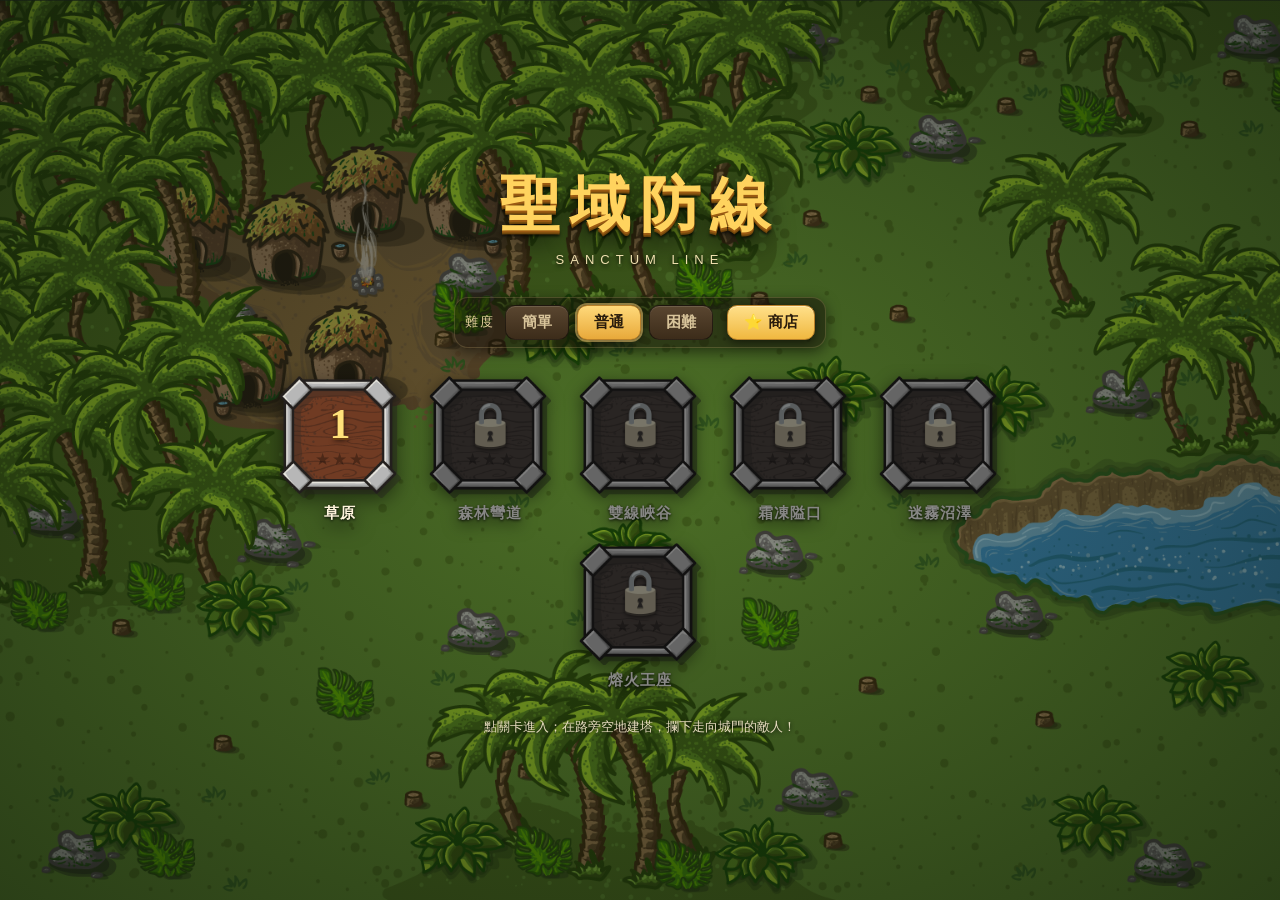
<file: index.html>
<!DOCTYPE html>
<html lang="zh-Hant">
<head>
<meta charset="UTF-8">
<meta name="viewport" content="width=device-width, initial-scale=1, maximum-scale=1, user-scalable=no, viewport-fit=cover">
<meta name="apple-mobile-web-app-capable" content="yes">
<meta name="apple-mobile-web-app-status-bar-style" content="black-translucent">
<title>聖域防線 Sanctum Line</title>
<link rel="stylesheet" href="style.css?v=6">
</head>
<body>
<div id="app">

  <!-- 關卡選擇 -->
  <div id="screen-select" class="screen">
    <div class="select-scroll">
      <h1>聖域防線</h1>
      <p class="subtitle">Sanctum Line</p>
      <div id="difficulty" class="difficulty">
        <span class="diff-label">難度</span>
        <button class="diff-btn" data-diff="easy">簡單</button>
        <button class="diff-btn" data-diff="normal">普通</button>
        <button class="diff-btn" data-diff="hard">困難</button>
        <button id="btn-shop" class="shop-open">⭐ 商店</button>
      </div>
      <div id="level-cards"></div>
      <p class="hint">點關卡進入；在路旁空地建塔，攔下走向城門的敵人！</p>
    </div>

    <!-- 星星商店 -->
    <div id="shop" class="shop-modal" hidden>
      <div class="shop-panel">
        <div class="shop-head">
          <span class="shop-title">⭐ 星星商店</span>
          <button id="shop-close" class="shop-close">✕</button>
        </div>
        <p class="shop-stars">可用星星 <b id="shop-avail">0</b> ★</p>
        <div id="shop-items"></div>
        <p class="shop-hint">破關獲得星星，永久強化每一場戰鬥（升級不影響關卡解鎖）</p>
      </div>
    </div>
  </div>

  <!-- 遊戲畫面 -->
  <div id="screen-game" class="screen" hidden>
    <div id="hud">
      <button id="btn-back" class="hud-btn">‹ 選關</button>
      <span class="hud-item">❤️ <b id="hud-lives">20</b></span>
      <span class="hud-item">💰 <b id="hud-gold">0</b></span>
      <span class="hud-item">🌊 <b id="hud-wave">0/0</b></span>
      <span class="hud-spacer"></span>
      <button id="btn-call" class="hud-btn call" hidden>提前召喚 +<span id="call-bonus">0</span>💰</button>
      <button id="btn-speed" class="hud-btn">1x</button>
      <button id="btn-sound" class="hud-btn">🔊</button>
      <button id="btn-pause" class="hud-btn">⏸</button>
    </div>
    <div id="canvas-wrap">
      <canvas id="game-canvas"></canvas>
      <div id="overlay"></div>
    </div>
  </div>

</div>
<script type="module" src="src/main.js"></script>
</body>
</html>
</file>
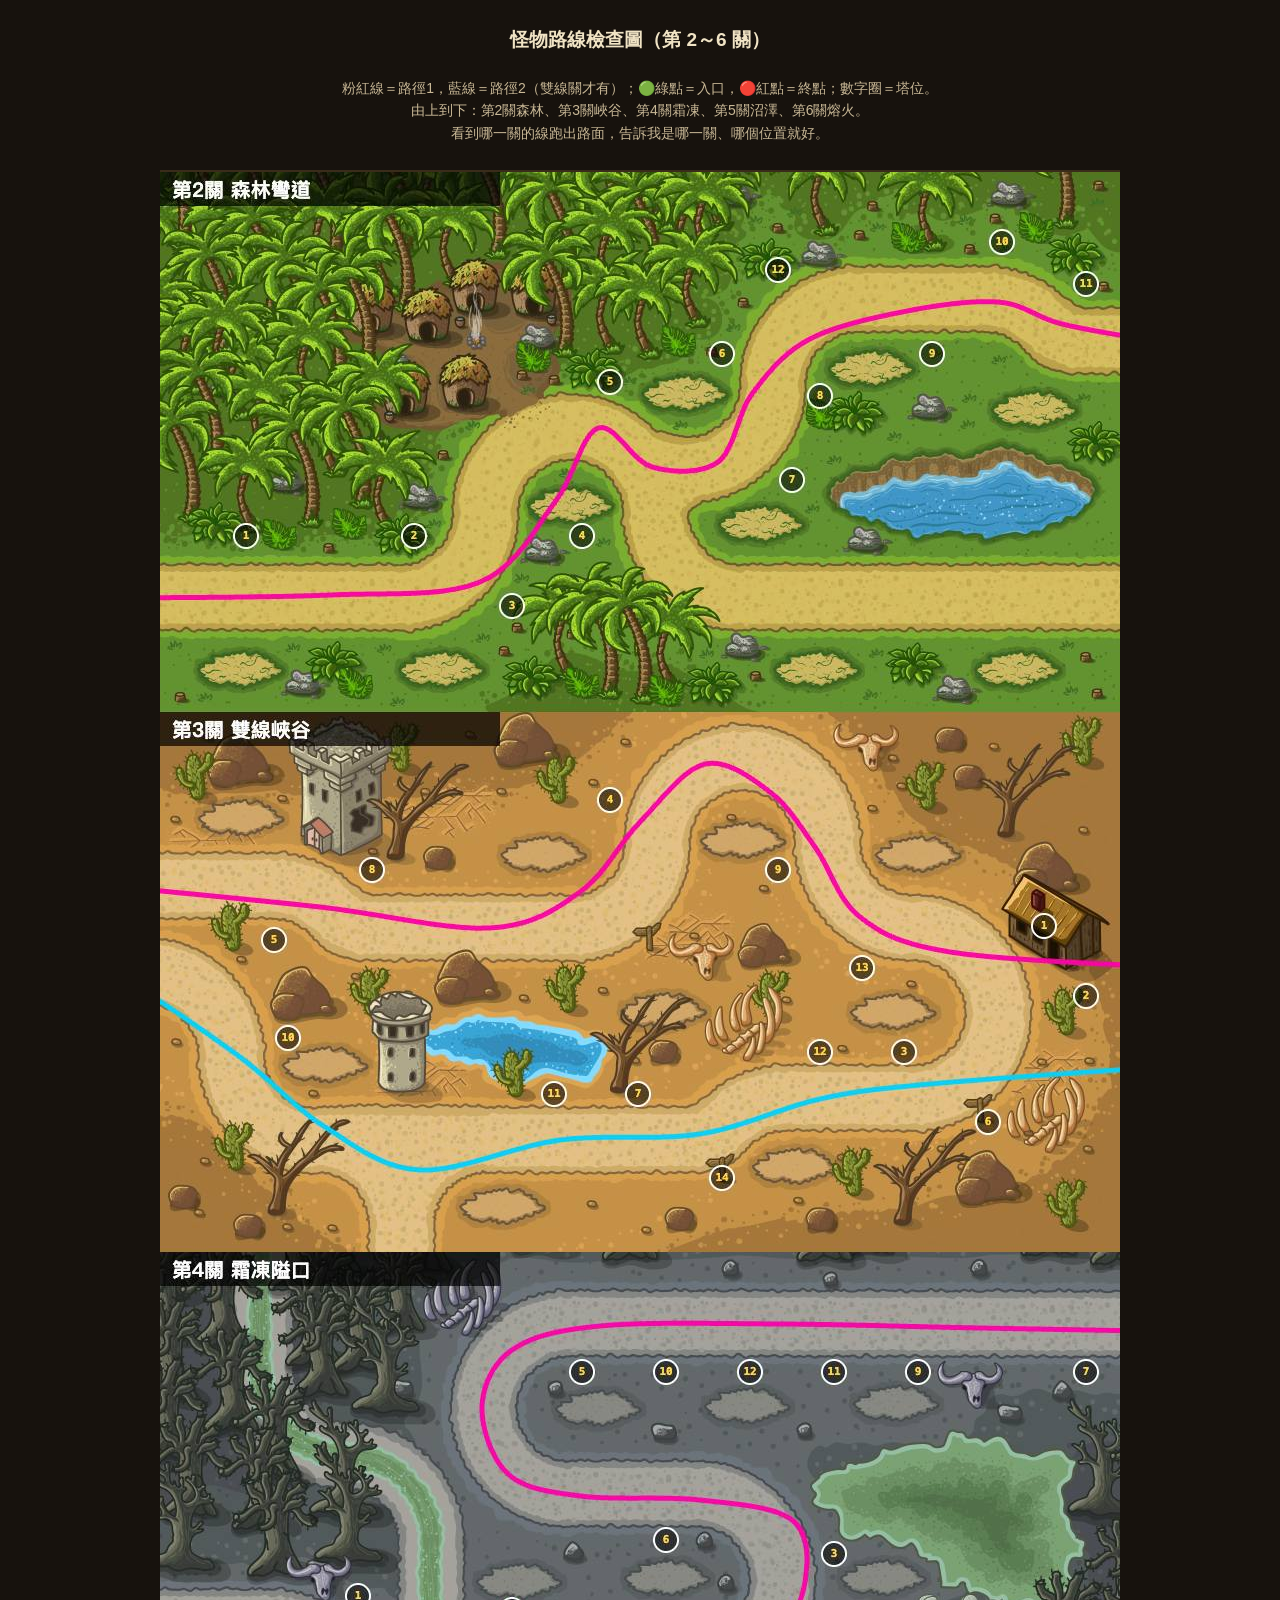
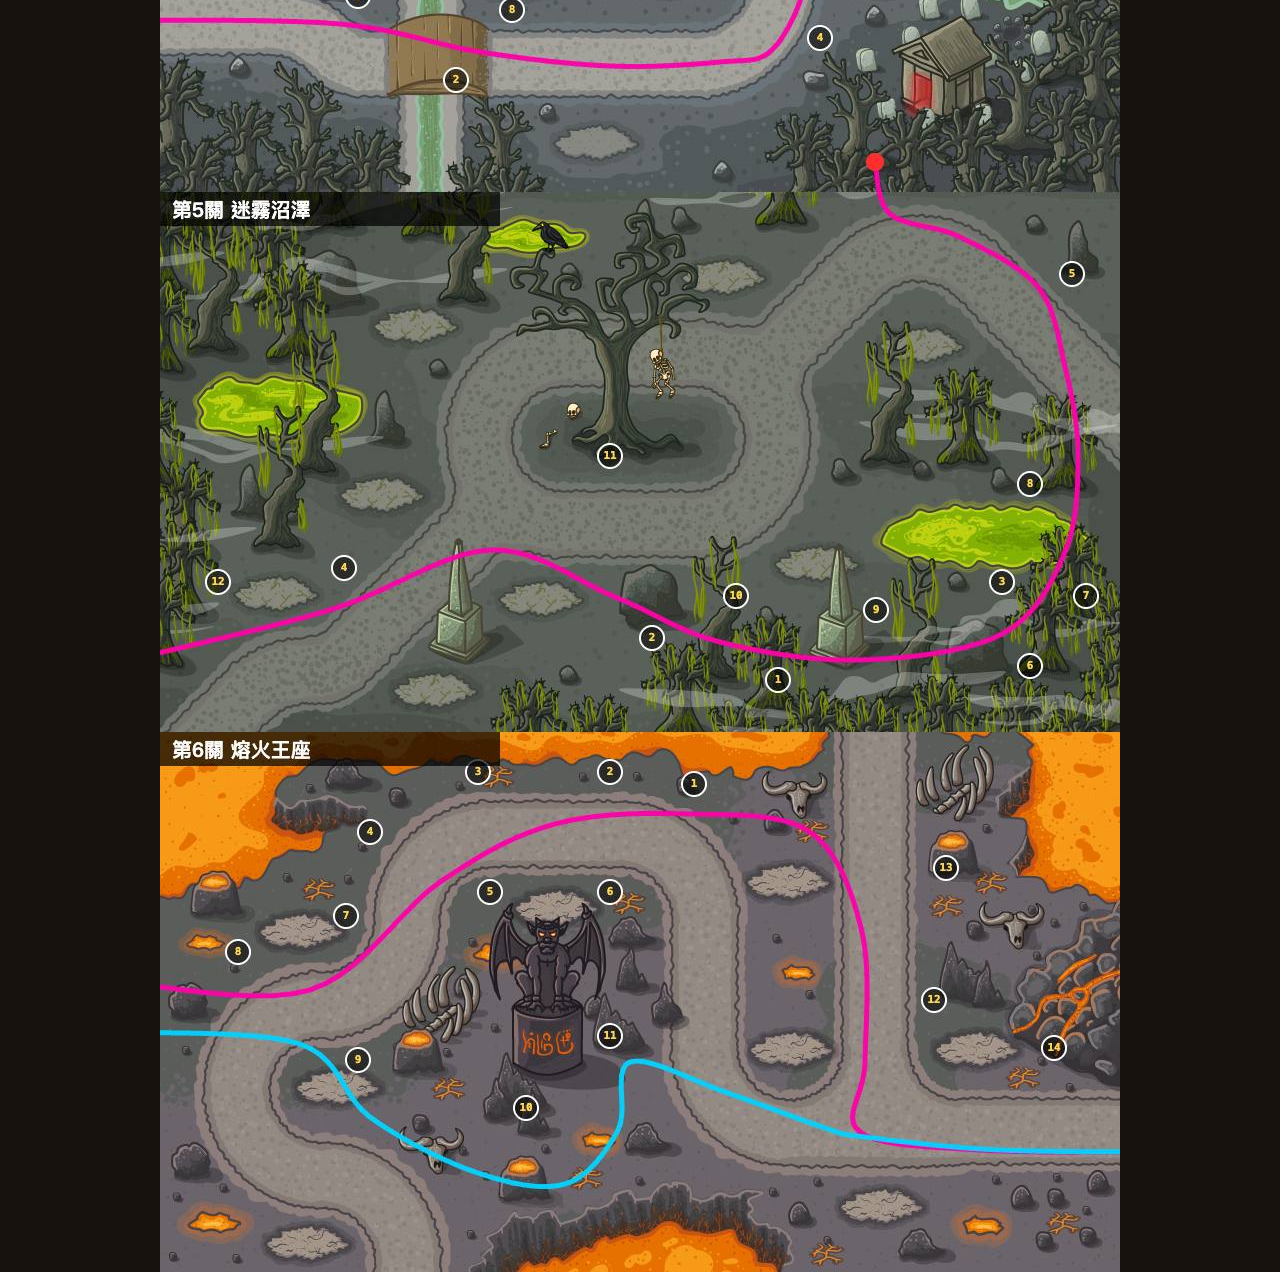
<file: paths.html>
<!DOCTYPE html>
<html lang="zh-Hant">
<head>
<meta charset="UTF-8">
<meta name="viewport" content="width=device-width, initial-scale=1">
<title>路線檢查圖</title>
<style>
  body{margin:0;background:#17120d;color:#f0e3c4;font-family:-apple-system,sans-serif;text-align:center}
  h1{font-size:19px;padding:14px 12px 4px}
  p{padding:6px 14px 12px;font-size:14px;line-height:1.6;color:#c9b896}
  img{width:100%;max-width:960px;display:block;margin:0 auto;border-top:2px solid #3a2c1a}
</style>
</head>
<body>
<h1>怪物路線檢查圖（第 2～6 關）</h1>
<p>粉紅線＝路徑1，藍線＝路徑2（雙線關才有）；🟢綠點＝入口，🔴紅點＝終點；數字圈＝塔位。<br>
由上到下：第2關森林、第3關峽谷、第4關霜凍、第5關沼澤、第6關熔火。<br>
看到哪一關的線跑出路面，告訴我是哪一關、哪個位置就好。</p>
<img src="paths_check.jpg?v=1" alt="路線檢查圖">
</body>
</html>
</file>
<file: style.css>
* { margin: 0; padding: 0; box-sizing: border-box; -webkit-tap-highlight-color: transparent; }

html, body {
  height: 100%;
  background: #141a26;
  color: #f0e6d2;
  font-family: -apple-system, "PingFang TC", "Noto Sans TC", sans-serif;
  overflow: hidden;
  touch-action: manipulation;
  user-select: none;
  -webkit-user-select: none;
}

#app { height: 100%; display: flex; flex-direction: column; }
.screen { height: 100%; display: flex; flex-direction: column; }
.screen[hidden] { display: none; }

/* ---------- 關卡選擇（手繪叢林背景 + 木質按鈕）---------- */
#screen-select {
  position: relative;
  align-items: center; justify-content: center; padding: 0;
  background: #2c3a26 url('assets/gui/levels/bg.png') center/cover no-repeat;
  overflow: auto;
}
#screen-select::before {
  content: ''; position: absolute; inset: 0;
  background: radial-gradient(ellipse at center, rgba(10,16,10,.25) 0%, rgba(8,14,8,.62) 100%);
  pointer-events: none;
}
.select-scroll {
  position: relative; z-index: 1;
  width: 100%; min-height: 100%;
  display: flex; flex-direction: column; align-items: center; justify-content: center;
  gap: 6px; padding: 28px 16px;
}

#screen-select h1 {
  font-family: Georgia, "Songti TC", serif;
  font-size: clamp(38px, 7.5vw, 60px);
  letter-spacing: 10px;
  color: #ffd35e;
  text-shadow:
    0 2px 0 #9a5a13, 0 3px 0 #7a4e0f, 0 4px 0 #6a420c,
    0 6px 3px rgba(0,0,0,.7), 0 12px 26px rgba(0,0,0,.7);
}
.subtitle {
  color: #f0e0b0; letter-spacing: 6px; font-size: 13px;
  margin-bottom: 24px; text-transform: uppercase;
  text-shadow: 0 2px 4px rgba(0,0,0,.8);
}

.difficulty {
  display: flex; align-items: center; gap: 8px; margin-bottom: 22px;
  padding: 7px 10px; border-radius: 14px;
  background: rgba(20,14,8,.5); border: 1px solid rgba(255,220,150,.18);
  box-shadow: 0 4px 14px rgba(0,0,0,.5);
}
.diff-label { color: #e8d3a0; font-size: 13px; letter-spacing: 2px; margin-right: 2px; }
.diff-btn {
  font: inherit; font-size: 15px; font-weight: 700; color: #d8c49a;
  padding: 7px 16px; border-radius: 10px; cursor: pointer;
  background: linear-gradient(#5a4630, #3c2c1a);
  border: 1px solid rgba(0,0,0,.5); box-shadow: inset 0 1px 0 rgba(255,255,255,.12);
  transition: transform .1s, filter .1s;
}
.diff-btn:active { transform: scale(.95); }
.diff-btn.on {
  color: #2a1c0c; background: linear-gradient(#ffd97a, #e8a93a);
  border-color: #b9802a; box-shadow: 0 0 0 2px rgba(255,210,120,.5), 0 3px 8px rgba(0,0,0,.5);
}

.shop-open {
  font: inherit; font-size: 15px; font-weight: 700; color: #2a1c0c;
  padding: 7px 16px; border-radius: 10px; cursor: pointer; margin-left: 6px;
  background: linear-gradient(#ffe08a, #f0b840);
  border: 1px solid #b9802a; box-shadow: inset 0 1px 0 rgba(255,255,255,.35), 0 3px 8px rgba(0,0,0,.5);
}
.shop-open:active { transform: scale(.95); }

.shop-modal {
  position: fixed; inset: 0; z-index: 50; display: flex; align-items: center; justify-content: center;
  background: rgba(0,0,0,.62); backdrop-filter: blur(2px);
}
/* hidden 屬性必須蓋過上面的 display:flex，否則商店關不掉 */
.shop-modal[hidden] { display: none !important; }
.shop-panel {
  width: min(440px, 90vw); padding: 22px;
  border-radius: 18px; color: #f0e3c4;
  background: linear-gradient(#3c2c1a, #2a1d10);
  border: 2px solid rgba(255,210,140,.35);
  box-shadow: 0 18px 50px rgba(0,0,0,.7), inset 0 1px 0 rgba(255,255,255,.1);
}
.shop-head { display: flex; align-items: center; justify-content: space-between; margin-bottom: 4px; }
.shop-title { font-size: 22px; font-weight: 800; color: #ffd97a; text-shadow: 0 2px 4px rgba(0,0,0,.6); }
.shop-close {
  width: 34px; height: 34px; border-radius: 9px; cursor: pointer; font-size: 18px; color: #f0e3c4;
  background: rgba(0,0,0,.3); border: 1px solid rgba(255,255,255,.15);
}
.shop-stars { font-size: 15px; margin: 4px 0 16px; color: #e8d3a0; }
.shop-stars b { color: #ffd97a; font-size: 19px; }
.shop-item {
  display: flex; align-items: center; gap: 12px; padding: 12px;
  border-radius: 12px; margin-bottom: 10px;
  background: rgba(0,0,0,.28); border: 1px solid rgba(255,255,255,.08);
}
.shop-ic { font-size: 26px; width: 36px; text-align: center; }
.shop-info { flex: 1; min-width: 0; }
.shop-name { font-size: 16px; font-weight: 700; color: #ffe9c0; }
.shop-eff { font-size: 12px; font-weight: 400; color: #b9a888; }
.shop-pips { display: flex; gap: 5px; margin-top: 6px; }
.pip { width: 22px; height: 7px; border-radius: 4px; background: rgba(255,255,255,.16); }
.pip.on { background: linear-gradient(#ffe08a, #f0b840); box-shadow: 0 0 5px rgba(255,200,100,.6); }
.shop-buy {
  font: inherit; font-size: 15px; font-weight: 700; color: #2a1c0c; cursor: pointer;
  padding: 9px 14px; border-radius: 10px; white-space: nowrap;
  background: linear-gradient(#ffe08a, #f0b840); border: 1px solid #b9802a;
  box-shadow: inset 0 1px 0 rgba(255,255,255,.35);
}
.shop-buy:disabled { filter: grayscale(.8) brightness(.7); cursor: not-allowed; }
.shop-max { font-size: 13px; color: #8fcf6a; font-weight: 700; white-space: nowrap; }
.shop-hint { font-size: 12px; color: #9b8a70; margin-top: 6px; text-align: center; }

#level-cards { display: flex; gap: 20px; flex-wrap: wrap; justify-content: center; max-width: 760px; }
.level-card {
  width: 130px; cursor: pointer;
  display: flex; flex-direction: column; align-items: center; gap: 6px;
  transition: transform .12s;
  filter: drop-shadow(0 6px 10px rgba(0,0,0,.55));
}
.level-card .pad {
  width: 122px; height: 122px;
  background: url('assets/gui/levels/btton_empty.png') center/100% 100% no-repeat;
  display: flex; flex-direction: column; align-items: center; justify-content: center; gap: 4px;
}
.level-card:hover { transform: translateY(-4px) scale(1.03); }
.level-card:active { transform: scale(.95); }
.level-card.locked { filter: grayscale(.85) brightness(.55) drop-shadow(0 4px 8px rgba(0,0,0,.5)); cursor: default; }
.level-card.locked:hover { transform: none; }
.level-card .num {
  font-family: Georgia, serif;
  font-size: 42px; font-weight: 800; color: #ffe27a; line-height: 1;
  text-shadow: 0 2px 0 #6a3d10, 0 3px 4px rgba(0,0,0,.6);
}
.level-card .stars { font-size: 17px; letter-spacing: 2px; color: #ffd35e; text-shadow: 0 0 8px rgba(255,211,94,.7), 0 1px 2px rgba(0,0,0,.8); }
.level-card .stars .off { color: rgba(0,0,0,.32); text-shadow: none; }
.level-card .name {
  font-size: 15px; letter-spacing: 1px; color: #fff4dd; font-weight: 600;
  text-shadow: 0 1px 3px rgba(0,0,0,.9);
}

.hint { color: #e8dcc0; font-size: 13px; margin-top: 22px; text-align: center; text-shadow: 0 1px 4px rgba(0,0,0,.9); }

/* ---------- HUD（深木橫條 + 羊皮籌碼）---------- */
#hud {
  display: flex; align-items: center; gap: 8px;
  padding: calc(6px + env(safe-area-inset-top)) 12px 7px;
  background:
    linear-gradient(rgba(255,255,255,.05), rgba(0,0,0,.25)),
    linear-gradient(#3d2c1c, #2a1d12);
  border-bottom: 2px solid #c79a3b;
  box-shadow: 0 3px 10px rgba(0,0,0,.5);
  font-size: 15px;
  flex-wrap: wrap;
}
.hud-item {
  background: rgba(0,0,0,.32);
  border: 1px solid rgba(255,211,94,.35);
  border-radius: 20px;
  padding: 3px 12px;
}
.hud-item b { color: #ffd35e; }
.hud-spacer { flex: 1; }
.hud-btn {
  background: linear-gradient(#8a6a3a, #6a4d26);
  color: #ffe9b0;
  border: 1.5px solid #c79a3b;
  border-radius: 9px;
  padding: 5px 13px;
  font-size: 14px; font-weight: 600;
  cursor: pointer;
  box-shadow: inset 0 1px 0 rgba(255,255,255,.25), 0 2px 5px rgba(0,0,0,.45);
}
.hud-btn:active { transform: translateY(1px); box-shadow: inset 0 1px 3px rgba(0,0,0,.4); }
.hud-btn.call {
  background: linear-gradient(#c79a3b, #97701f);
  color: #2a1d0a;
  animation: callPulse 1.1s ease-in-out infinite;
}
@keyframes callPulse {
  0%, 100% { box-shadow: 0 0 0 0 rgba(255,211,94,.55); }
  50% { box-shadow: 0 0 0 7px rgba(255,211,94,0); }
}

/* ---------- 遊戲畫布 ---------- */
#canvas-wrap {
  position: relative; flex: 1;
  display: flex; align-items: center; justify-content: center;
  overflow: hidden;
  background: radial-gradient(ellipse at center, #1d2840 0%, #101624 100%);
}
#game-canvas {
  display: block;
  border-radius: 8px;
  box-shadow: 0 0 0 3px #c79a3b, 0 0 0 5px #2a1d12, 0 14px 40px rgba(0,0,0,.6);
}
#overlay { position: absolute; inset: 0; pointer-events: none; }

/* ---------- 環形選單 ---------- */
.menu-btn {
  position: absolute; pointer-events: auto;
  width: 66px; height: 66px; margin: -33px 0 0 -33px;
  border-radius: 50%;
  border: 2px solid #ffd35e;
  background:
    radial-gradient(circle at 32% 26%, rgba(255,255,255,.28), rgba(255,255,255,0) 48%),
    linear-gradient(#8a6a3a, #5e3d22);
  color: #fff4dd;
  font-size: 10.5px; line-height: 1.25; font-weight: 600;
  cursor: pointer;
  display: flex; flex-direction: column; align-items: center; justify-content: center;
  box-shadow: inset 0 0 0 2px rgba(0,0,0,.3), 0 4px 12px rgba(0,0,0,.55);
  animation: menuPop .14s ease-out;
}
@keyframes menuPop {
  from { transform: scale(.5); opacity: 0; }
  to { transform: scale(1); opacity: 1; }
}
.menu-btn .icon { font-size: 21px; text-shadow: 0 2px 3px rgba(0,0,0,.5); }
.menu-btn .cost { color: #ffd35e; font-weight: 800; }
.menu-btn:disabled { filter: grayscale(.85) brightness(.65); }
.menu-btn.sell { border-color: #e0826e; }

/* ---------- 橫幅與結算 ---------- */
#banner {
  position: absolute; left: 50%; top: 16%; transform: translateX(-50%);
  background:
    linear-gradient(rgba(255,255,255,.06), rgba(0,0,0,.2)),
    linear-gradient(#3d2c1c, #2a1d12);
  border: 1.5px solid #c79a3b;
  border-radius: 10px;
  padding: 9px 26px; font-size: 17px; letter-spacing: 1px;
  box-shadow: 0 6px 18px rgba(0,0,0,.55);
  pointer-events: none;
  transition: opacity .4s; opacity: 0; white-space: nowrap;
}

.endcard {
  position: absolute; inset: 0;
  display: flex; flex-direction: column;
  align-items: center; justify-content: center; gap: 14px;
  background: rgba(8,11,18,.78);
  pointer-events: auto;
  animation: fadeIn .3s ease-out;
}
@keyframes fadeIn { from { opacity: 0; } to { opacity: 1; } }
.endcard .panel {
  display: flex; flex-direction: column; align-items: center; gap: 14px;
  padding: 30px 46px;
  background:
    linear-gradient(rgba(255,255,255,.05), rgba(0,0,0,.16)),
    linear-gradient(#4a3623, #332415);
  border: 2.5px solid #c79a3b;
  border-radius: 16px;
  box-shadow: inset 0 0 0 3px rgba(0,0,0,.35), inset 0 0 0 4.5px rgba(255,220,140,.22), 0 18px 50px rgba(0,0,0,.7);
  animation: panelPop .28s cubic-bezier(.34,1.5,.64,1);
}
@keyframes panelPop {
  from { transform: scale(.7) translateY(16px); opacity: 0; }
  to { transform: scale(1) translateY(0); opacity: 1; }
}
.endcard h2 {
  font-family: Georgia, "Songti TC", serif;
  font-size: 34px; letter-spacing: 4px;
  text-shadow: 0 3px 0 rgba(0,0,0,.55);
}
.endcard h2.win { color: #ffd35e; }
.endcard h2.lose { color: #d97f6e; }
.endcard .stars { font-size: 46px; letter-spacing: 8px; color: #ffd35e; }
.endcard .stars .s { animation: starPop .45s backwards; text-shadow: 0 0 16px rgba(255,211,94,.8), 0 3px 2px rgba(0,0,0,.6); }
.endcard .stars .s:nth-child(2) { animation-delay: .18s; }
.endcard .stars .s:nth-child(3) { animation-delay: .36s; }
.endcard .stars .off { color: rgba(255,255,255,.18); }
@keyframes starPop {
  from { transform: scale(2.2) rotate(18deg); opacity: 0; }
  to { transform: scale(1) rotate(0); opacity: 1; }
}
.endcard .row { display: flex; gap: 14px; }
.endcard button {
  background: linear-gradient(#8a6a3a, #6a4d26);
  color: #ffe9b0;
  border: 2px solid #c79a3b;
  border-radius: 10px;
  padding: 11px 26px; font-size: 16px; font-weight: 700; letter-spacing: 1px;
  cursor: pointer;
  box-shadow: inset 0 1px 0 rgba(255,255,255,.25), 0 3px 8px rgba(0,0,0,.5);
}
.endcard button:active { transform: translateY(1px); }
</file>
